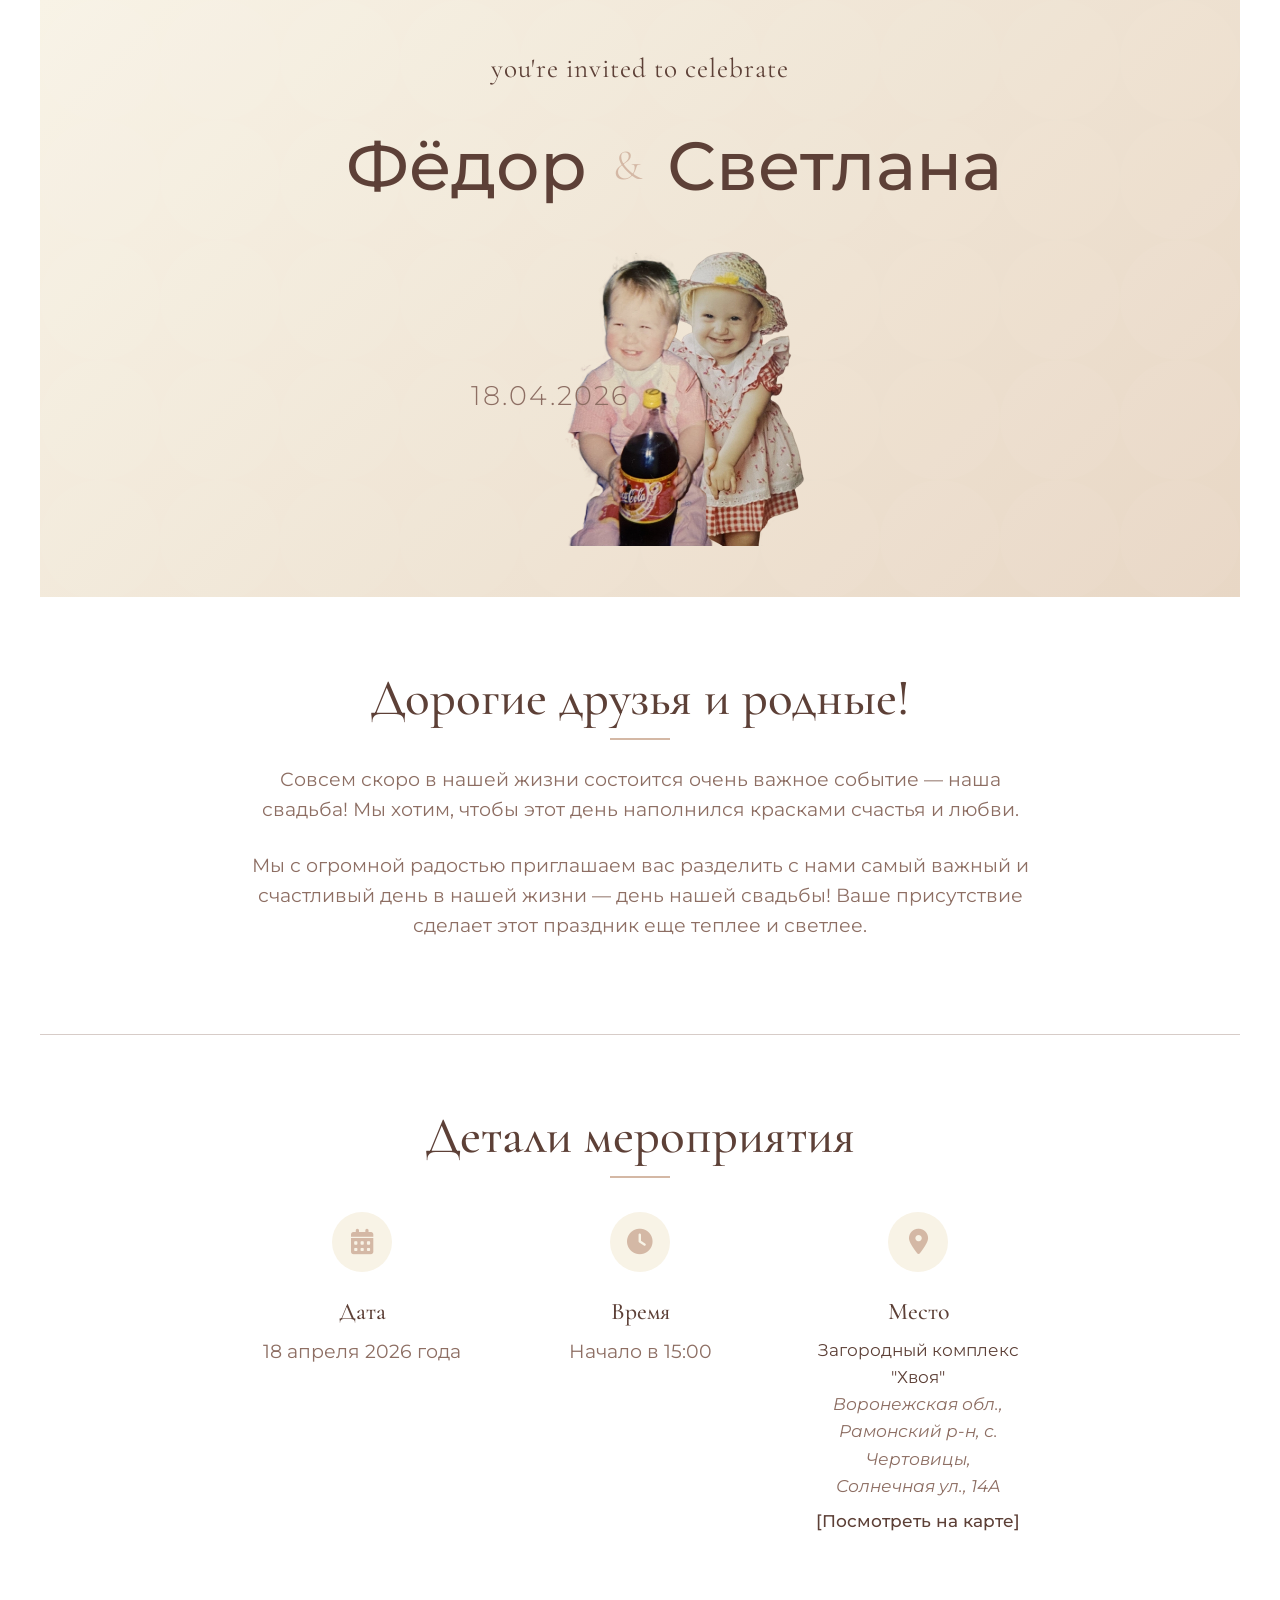
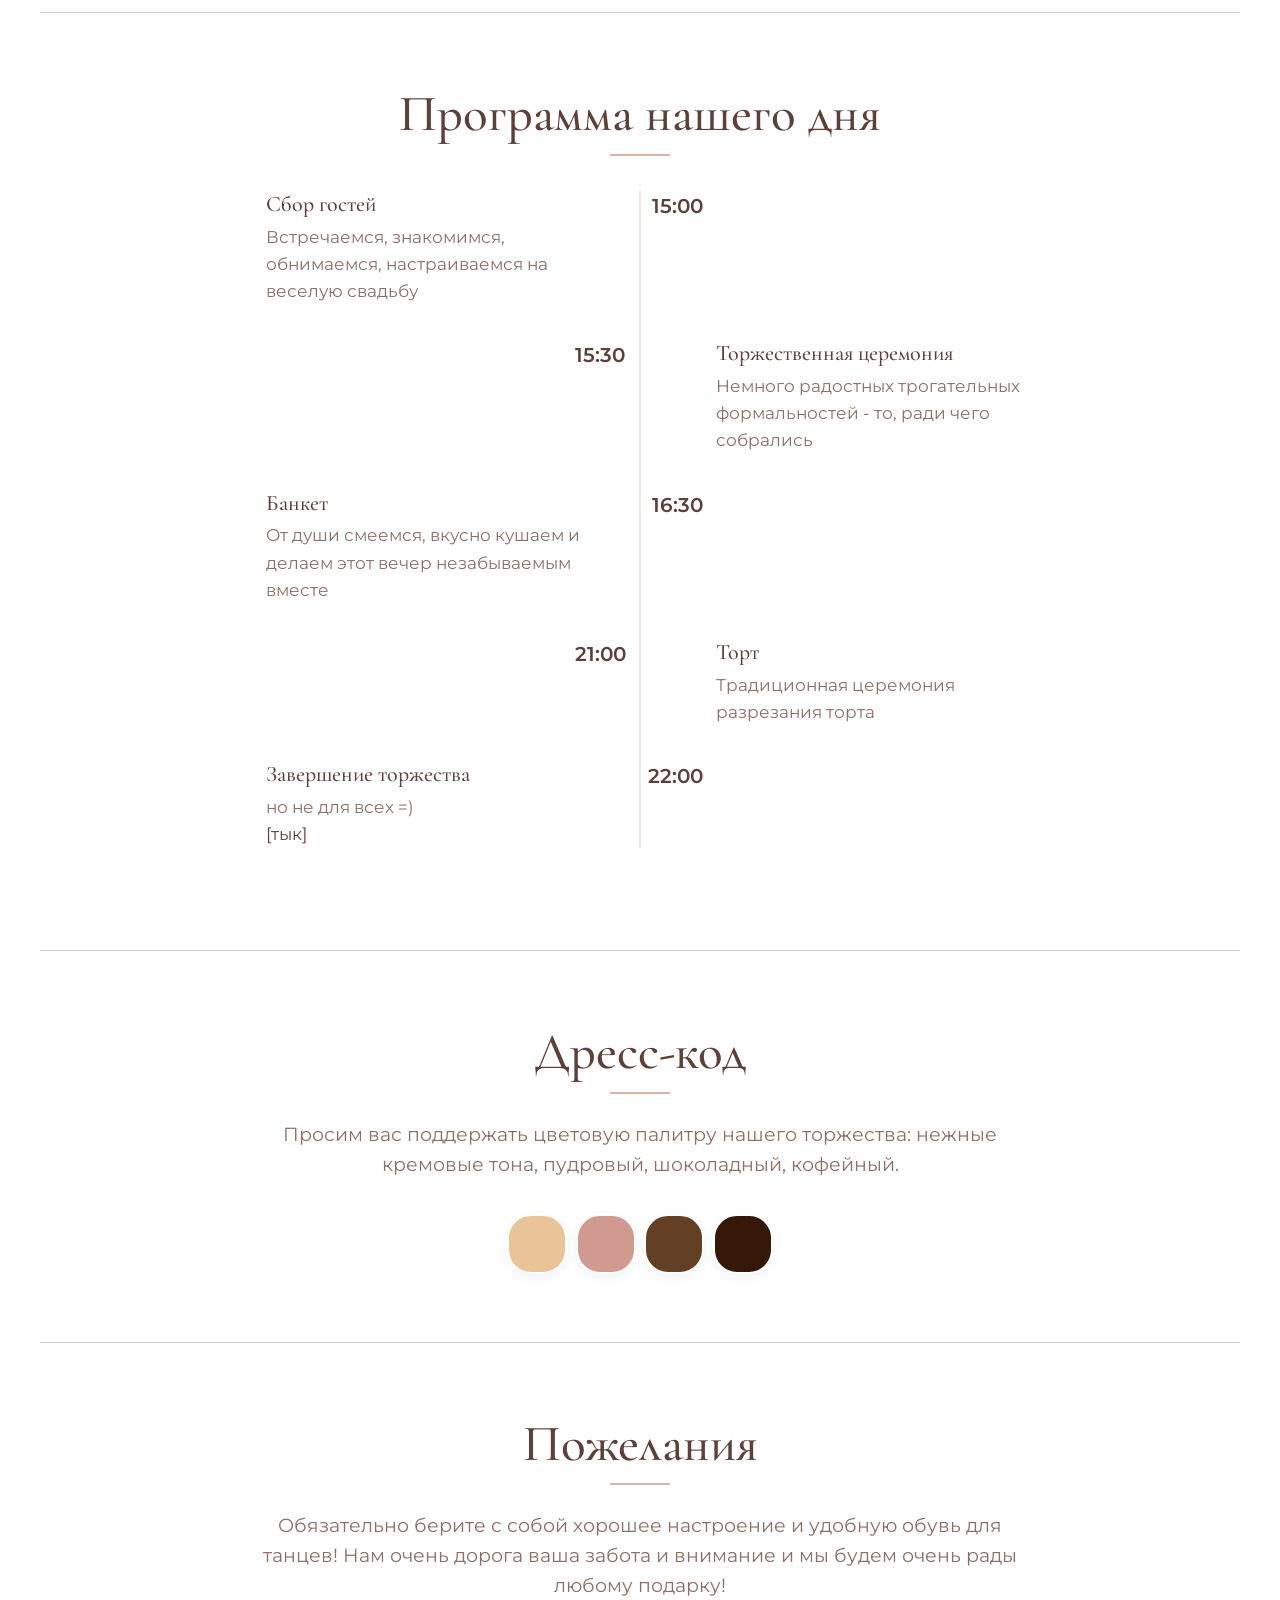
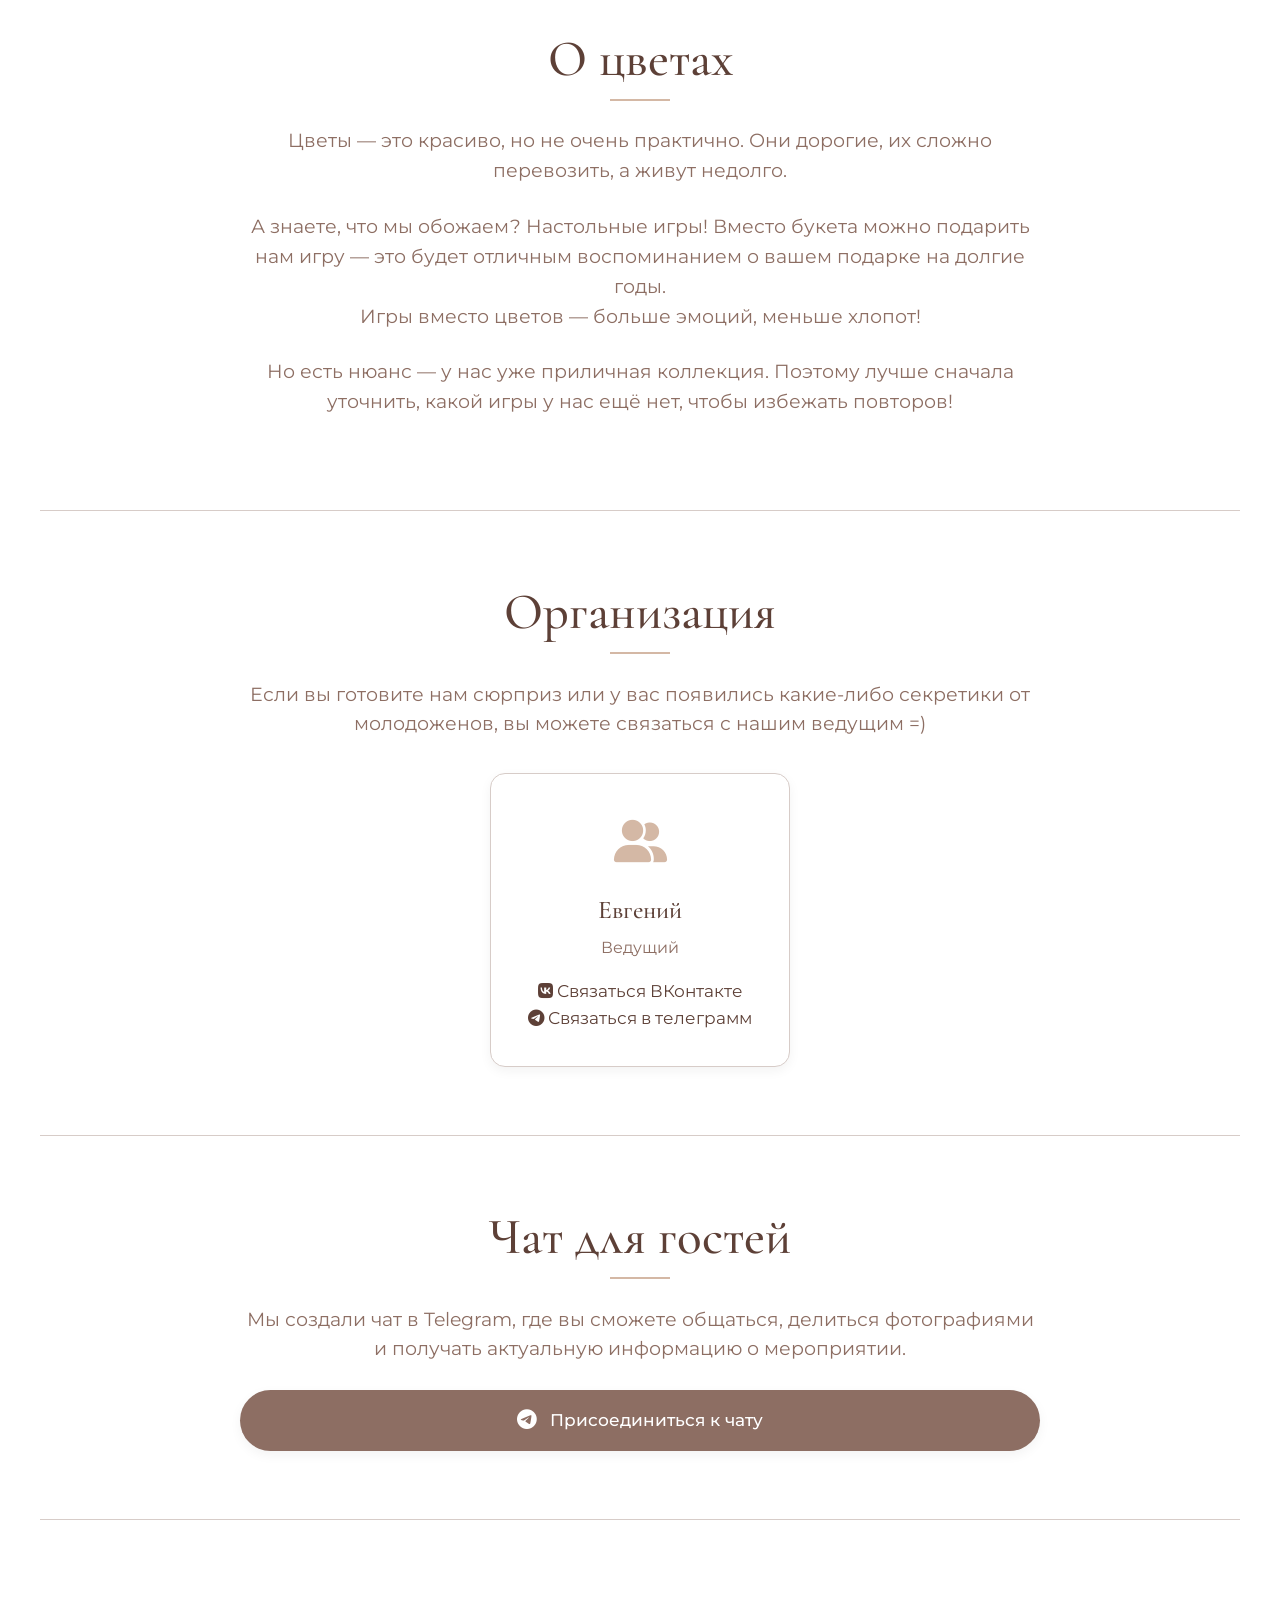
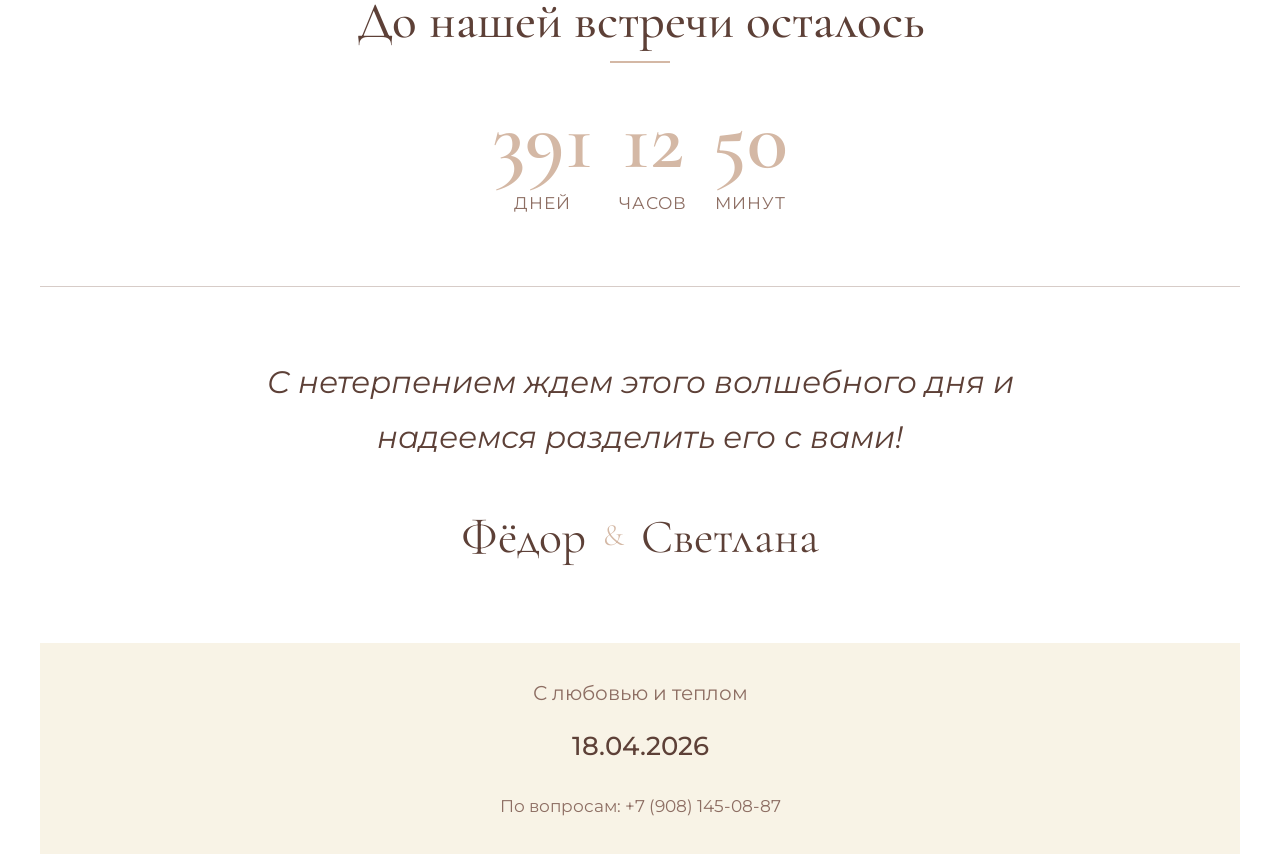
<file: index.html>
<!DOCTYPE html>
<html lang="ru">
<head>
    <meta charset="UTF-8">
    <meta name="viewport" content="width=device-width, initial-scale=1.0">
    <title>Фёдор & Светлана | Приглашение на свадьбу</title>
    <!-- <link rel="preconnect" href="https://fonts.googleapis.com">
    <link rel="preconnect" href="https://fonts.gstatic.com" crossorigin> -->
    <link href="https://fonts.googleapis.com/css2?family=Cormorant+Garamond:wght@300;400;500;600&family=Montserrat:wght@300;400;500&display=swap" rel="stylesheet">
    <link rel="stylesheet" href="style.css">
    <link rel="stylesheet" href="https://cdnjs.cloudflare.com/ajax/libs/font-awesome/6.4.0/css/all.min.css">
</head>
<body>
    <div class="container">
        <!-- Шапка с заголовком -->
        <header class="header">
            <div class="header__content">
                <h1 class="header__title reveal">you're invited to celebrate</h1>
                <div class="header__names" reveal>
                    <span class="header__name left">Фёдор</span>
                    <span class="header__ampersand">&</span>
                    <span class="header__name">Светлана</span>
                </div>
                <div class="header__photo">
                    <img src="img/fedor28.png" class="groom" alt="маленький Федя">
                    <div class="header__date reveal">18.04.2026</div>
                    <img src="img/svetlana6.png" class="bride" alt="маленькая Света">
                </div>
            </div>
        </header>

        <!-- Основное содержимое -->
        <main class="main">
            <!-- Приветствие -->
            <section class="section section--intro">
                <div class="section__content">
                    <h2 class="section__title reveal">Дорогие друзья и родные!</h2>
                    <p class="section__text reveal">
                        Совсем скоро в нашей жизни состоится очень важное событие — наша свадьба! 
                        Мы хотим, чтобы этот день наполнился красками счастья и любви.
                    </p>
                    <p class="section__text reveal">
                        Мы с огромной радостью приглашаем вас разделить с нами самый важный и счастливый день в нашей жизни — день нашей свадьбы! Ваше присутствие сделает этот праздник еще теплее и светлее.
                    </p>
                </div>
            </section>

            <!-- Детали мероприятия -->
            <section class="section section--details">
                <div class="section__content">
                    <h2 class="section__title reveal">Детали мероприятия</h2>
                    <div class="details reveal">
                        <div class="details__item">
                            <div class="details__icon">
                                <i class="fas fa-calendar-alt"></i>
                            </div>
                            <div class="details__content">
                                <h3 class="details__title">Дата</h3>
                                <p class="details__text">18 апреля 2026 года</p>
                            </div>
                        </div>
                        <div class="details__item">
                            <div class="details__icon">
                                <i class="fas fa-clock"></i>
                            </div>
                            <div class="details__content">
                                <h3 class="details__title">Время</h3>
                                <p class="details__text">Начало в 15:00</p>
                            </div>
                        </div>
                        <div class="details__item">
                            <div class="details__icon">
                                <i class="fas fa-map-marker-alt"></i>
                            </div>
                            <div class="details__content">
                                <h3 class="details__title">Место</h3>
                                <p>Загородный комплекс "Хвоя"</p>
                                <p class="details__address">
                                    Воронежская обл., Рамонский р-н, с. Чертовицы,<br>
                                    Солнечная ул., 14А
                                </p>
                                <a href="https://yandex.ru/maps/org/gostevoy_dom_khvoyaz/200587327520/?l1=39.254016%2C51.825809&z=17" class="map__button" target="_blank" rel="noopener noreferrer">
                                <span class="button__text">[Посмотреть на карте]</span></a>
                            </div>
                        </div>
                    </div>
                </div>
            </section>

            <!-- Программа дня -->
            <section class="section section--timing">
                <div class="section__content">
                    <h2 class="section__title reveal">Программа нашего дня</h2>
                    <div class="timeline reveal">
                        <div class="timeline__item">
                            <div class="timeline__time">15:00</div>
                            <div class="timeline__content">
                                <h3 class="timeline__title">Сбор гостей</h3>
                                <p class="timeline__text">Встречаемся, знакомимся, обнимаемся, настраиваемся на веселую свадьбу</p>
                            </div>
                        </div>
                        <div class="timeline__item">
                            <div class="timeline__time">15:30</div>
                            <div class="timeline__content">
                                <h3 class="timeline__title">Торжественная церемония</h3>
                                <p class="timeline__text">Немного радостных трогательных формальностей - то, ради чего собрались</p>
                            </div>
                        </div>
                        <div class="timeline__item">
                            <div class="timeline__time">16:30</div>
                            <div class="timeline__content">
                                <h3 class="timeline__title">Банкет</h3>
                                <p class="timeline__text">От души смеемся, вкусно кушаем и делаем этот вечер незабываемым вместе</p>
                            </div>
                        </div>
                        <div class="timeline__item">
                            <div class="timeline__time">21:00</div>
                            <div class="timeline__content">
                                <h3 class="timeline__title">Торт</h3>
                                <p class="timeline__text">Традиционная церемония разрезания торта</p>
                            </div>
                        </div>
                        <div class="timeline__item">
                            <div class="timeline__time">22:00</div>
                            <div class="timeline__content">
                                <h3 class="timeline__title">Завершение торжества</h3>
                                <p class="timeline__text">но не для всех =)<br><a href="afterparty.html" class="form-link">[тык]</a></p>
                            </div>
                        </div>
                    </div>
                </div>
            </section>

            <!-- Дресс-код -->
            <section class="section section--dresscode">
                <div class="section__content">
                    <h2 class="section__title reveal">Дресс-код</h2>
                    <p class="section__text reveal">
                        Просим вас поддержать цветовую палитру нашего торжества: 
                        нежные кремовые тона, пудровый, шоколадный, кофейный.
                    </p>
                    <div class="dresscode-colors reveal">
                        <div class="color-palette__item" style="background-color: #e9c499;"></div>
                        <div class="color-palette__item" style="background-color: #d19a90;"></div>
                        <div class="color-palette__item" style="background-color: #634024;"></div>
                        <div class="color-palette__item" style="background-color: #36180a;"></div>
                    </div>
                </div>
            </section>

            <!-- Пожелания по подаркам -->
            <section class="section section--gifts">
                <div class="section__content">
                    <h2 class="section__title reveal">Пожелания</h2>
                    <p class="section__text reveal">
                        Обязательно берите с собой хорошее настроение и удобную обувь для танцев!
                        Нам очень дорога ваша забота и внимание и мы будем очень рады любому подарку!
                    </p>
                    <h3 class="section__title reveal">О цветах</h3>
                    <p class="section__text reveal">
                        Цветы — это красиво, но не очень практично. 
                        Они дорогие, их сложно перевозить, а живут недолго.
                    </p> 
                    <p class="section__text reveal">
                        А знаете, что мы обожаем? Настольные игры! Вместо букета 
                        можно подарить нам игру — это будет отличным воспоминанием 
                        о вашем подарке на долгие годы.<br>
                        Игры вместо цветов — больше эмоций, меньше хлопот!
                    </p>
                    <p class="section__text reveal">
                        Но есть нюанс — у нас уже приличная коллекция. 
                        Поэтому лучше сначала уточнить, какой игры у нас ещё нет, 
                        чтобы избежать повторов!
                    </p>
                </div>
            </section>

            <!-- Организация -->
             <section class="section section--organization">
                <div class="section__content">
                    <h2 class="section__title reveal">Организация</h2>
                    <p class="section__text reveal">Если вы готовите нам сюрприз или у вас появились какие-либо секретики от молодоженов, вы можете связаться с нашим ведущим =)</p>
                    <div class="contact-info reveal">
                     <div class="contact-person">
                            <div class="contact-person__icon">
                                <i class="fas fa-user-friends"></i>
                            </div>
                            <h3 class="contact-person__name">Евгений</h3>
                            <p class="contact-person__role">Ведущий</p>
                            <a href="https://vk.com/lookovzhe">
                                <i class="fab fa-vk"></i>
                                Связаться ВКонтакте
                            </a><br>
                            <a href="https://t.me/Evgeny_Luykov">
                                <i class="fab fa-telegram"></i>
                                Связаться в телеграмм
                            </a>
                        </div>
                    </div>    
             </section>

            <!-- Чат -->
            <section class="section section--chat">
                <div class="section__content">
                    <h2 class="section__title reveal">Чат для гостей</h2>
                    <p class="section__text reveal">
                        Мы создали чат в Telegram, где вы сможете общаться, 
                        делиться фотографиями и получать актуальную информацию о мероприятии.
                    </p>
                    <a href="https://t.me/+objTtk0LwcI2NjRi" class="chat-link reveal" target="_blank">
                        <i class="chat-link__icon fab fa-telegram"></i>
                        <span class="chat-link__text reveal">Присоединиться к чату</span>
                    </a>
                </div>
            </section>

            <!-- Обратный отсчет -->
            <section class="section section--countdown">
                <div class="section__content">
                    <h2 class="section__title reveal">До нашей встречи осталось</h2>
                    <div class="countdown reveal">
                        <div class="countdown__item">
                            <div class="countdown__number" id="days">391</div>
                            <div class="countdown__label">дней</div>
                        </div>
                        <div class="countdown__item">
                            <div class="countdown__number" id="hours">12</div>
                            <div class="countdown__label">часов</div>
                        </div>
                        <div class="countdown__item">
                            <div class="countdown__number" id="minutes">50</div>
                            <div class="countdown__label">минут</div>
                        </div>
                    </div>
                </div>
            </section>

            <!-- Прощальное сообщение -->
            <section class="section section--farewell">
                <div class="section__content reveal">
                    <p class="farewell-text">
                        С нетерпением ждем этого волшебного дня и надеемся разделить его с вами!
                    </p>
                    <div class="signature">
                        <span class="signature__name">Фёдор</span>
                        <span class="signature__ampersand">&</span>
                        <span class="signature__name">Светлана</span>
                    </div>
                </div>
            </section>
        </main>

        <!-- Подвал -->
        <footer class="footer">
            <div class="footer__content">
                <p class="footer__text reveal">С любовью и теплом</p>
                <p class="footer__date">18.04.2026</p>
                <div class="footer__contacts">
                    <p class="footer__contact">По вопросам: +7 (908) 145-08-87</p>
                </div>
            </div>
        </footer>
    </div>
    <script src="script.js"></script>
</body>
</html>
</file>
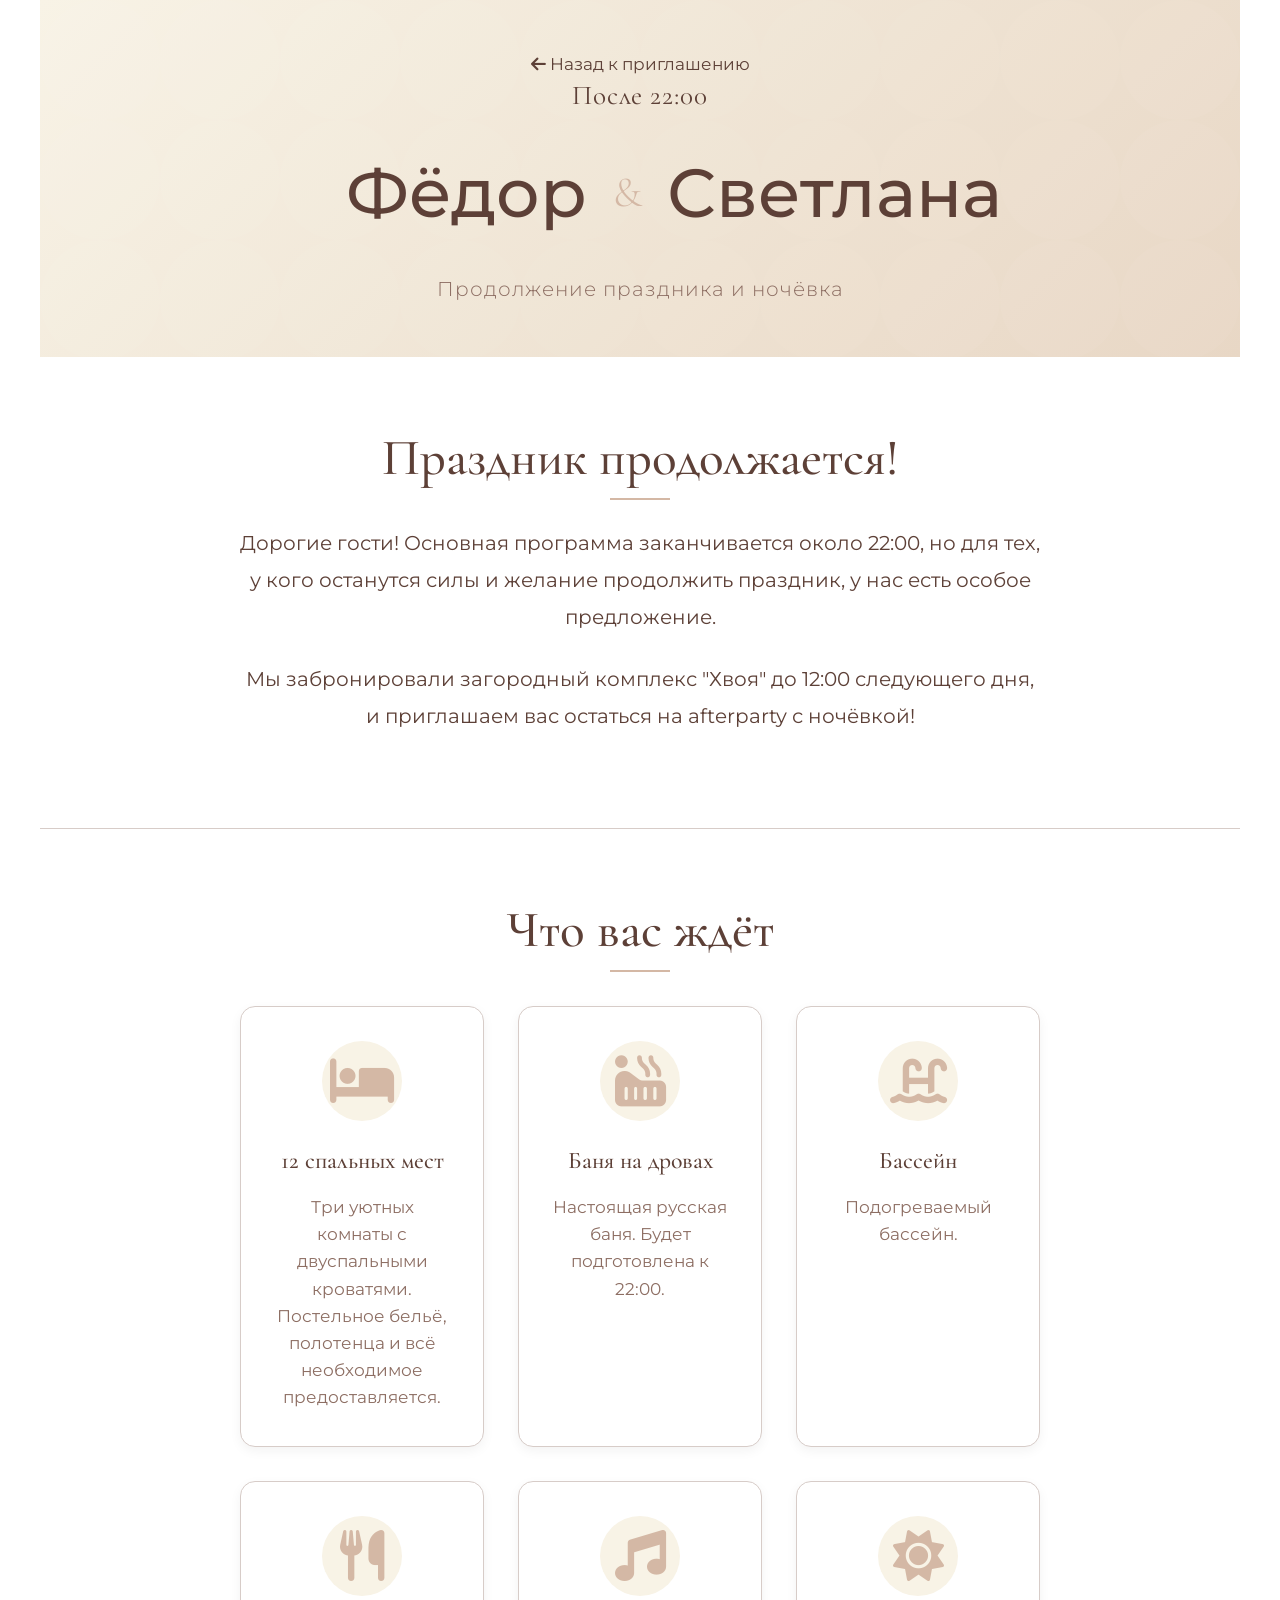
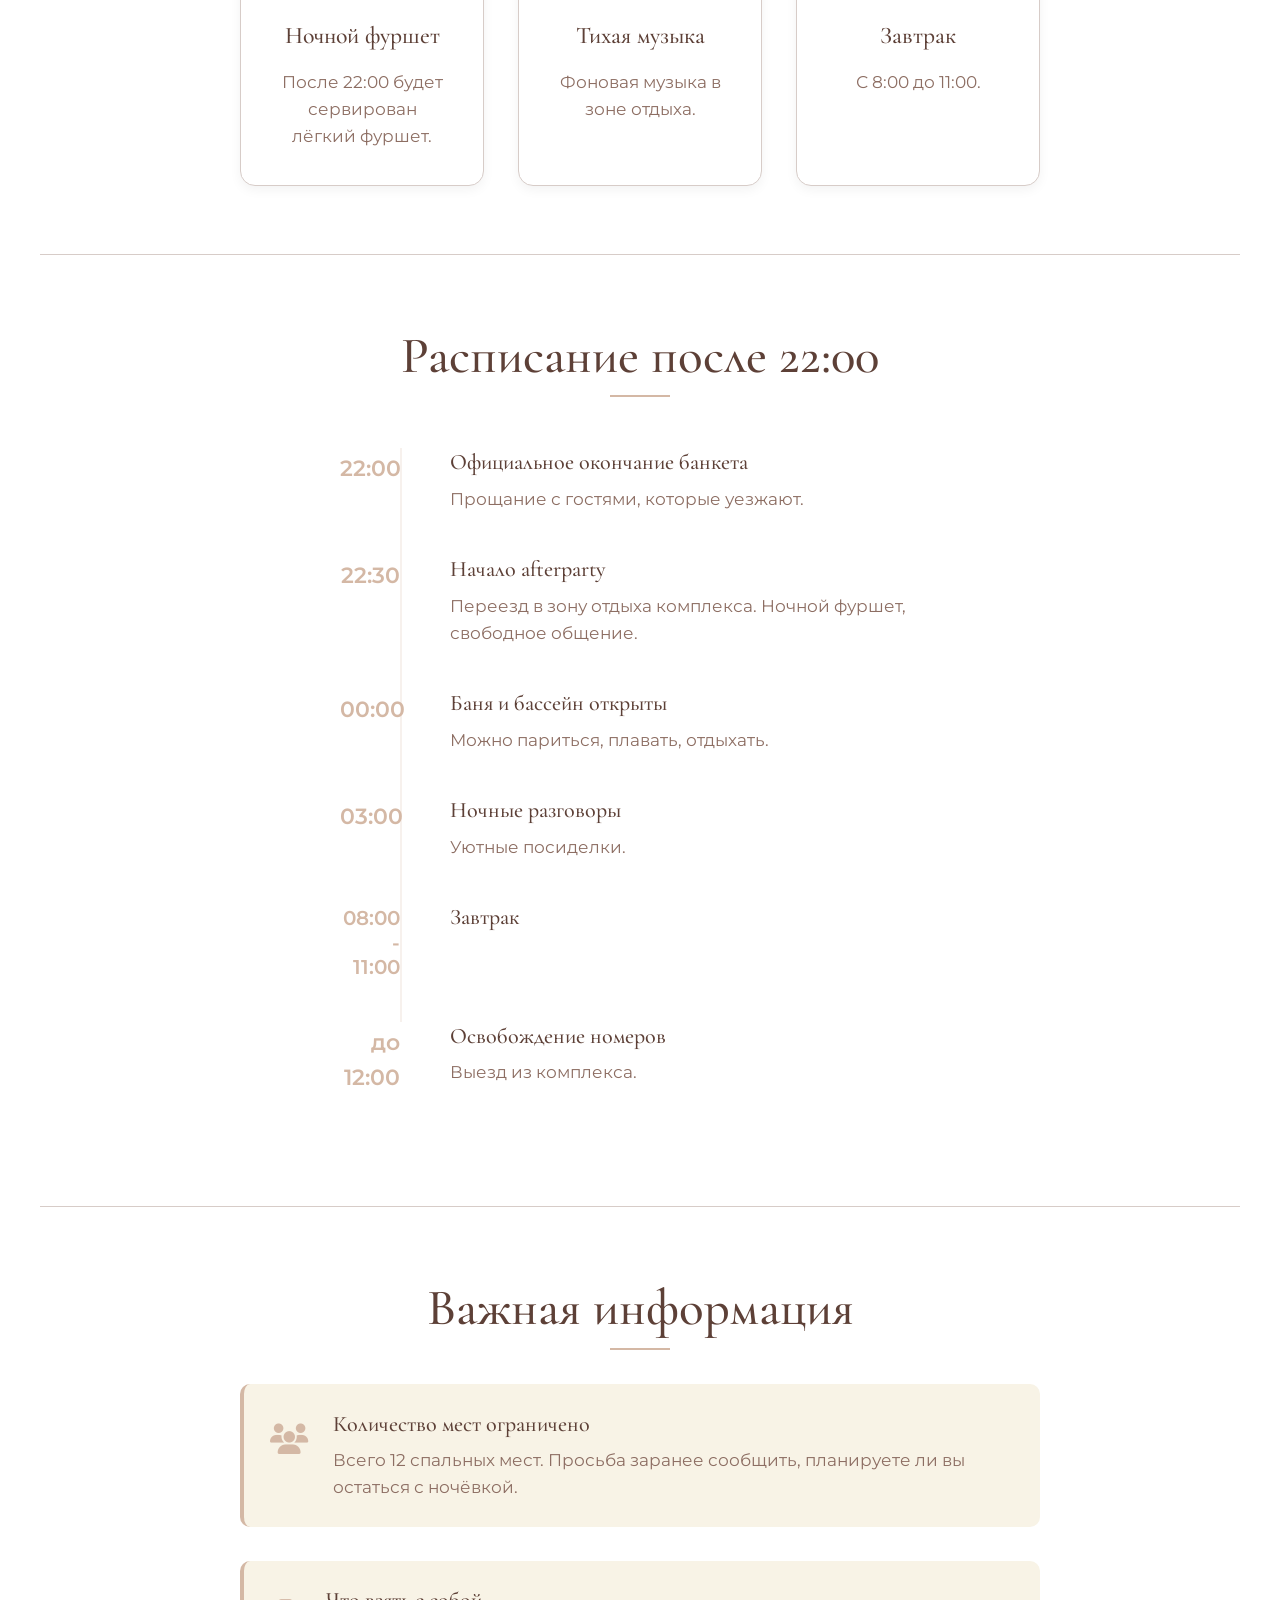
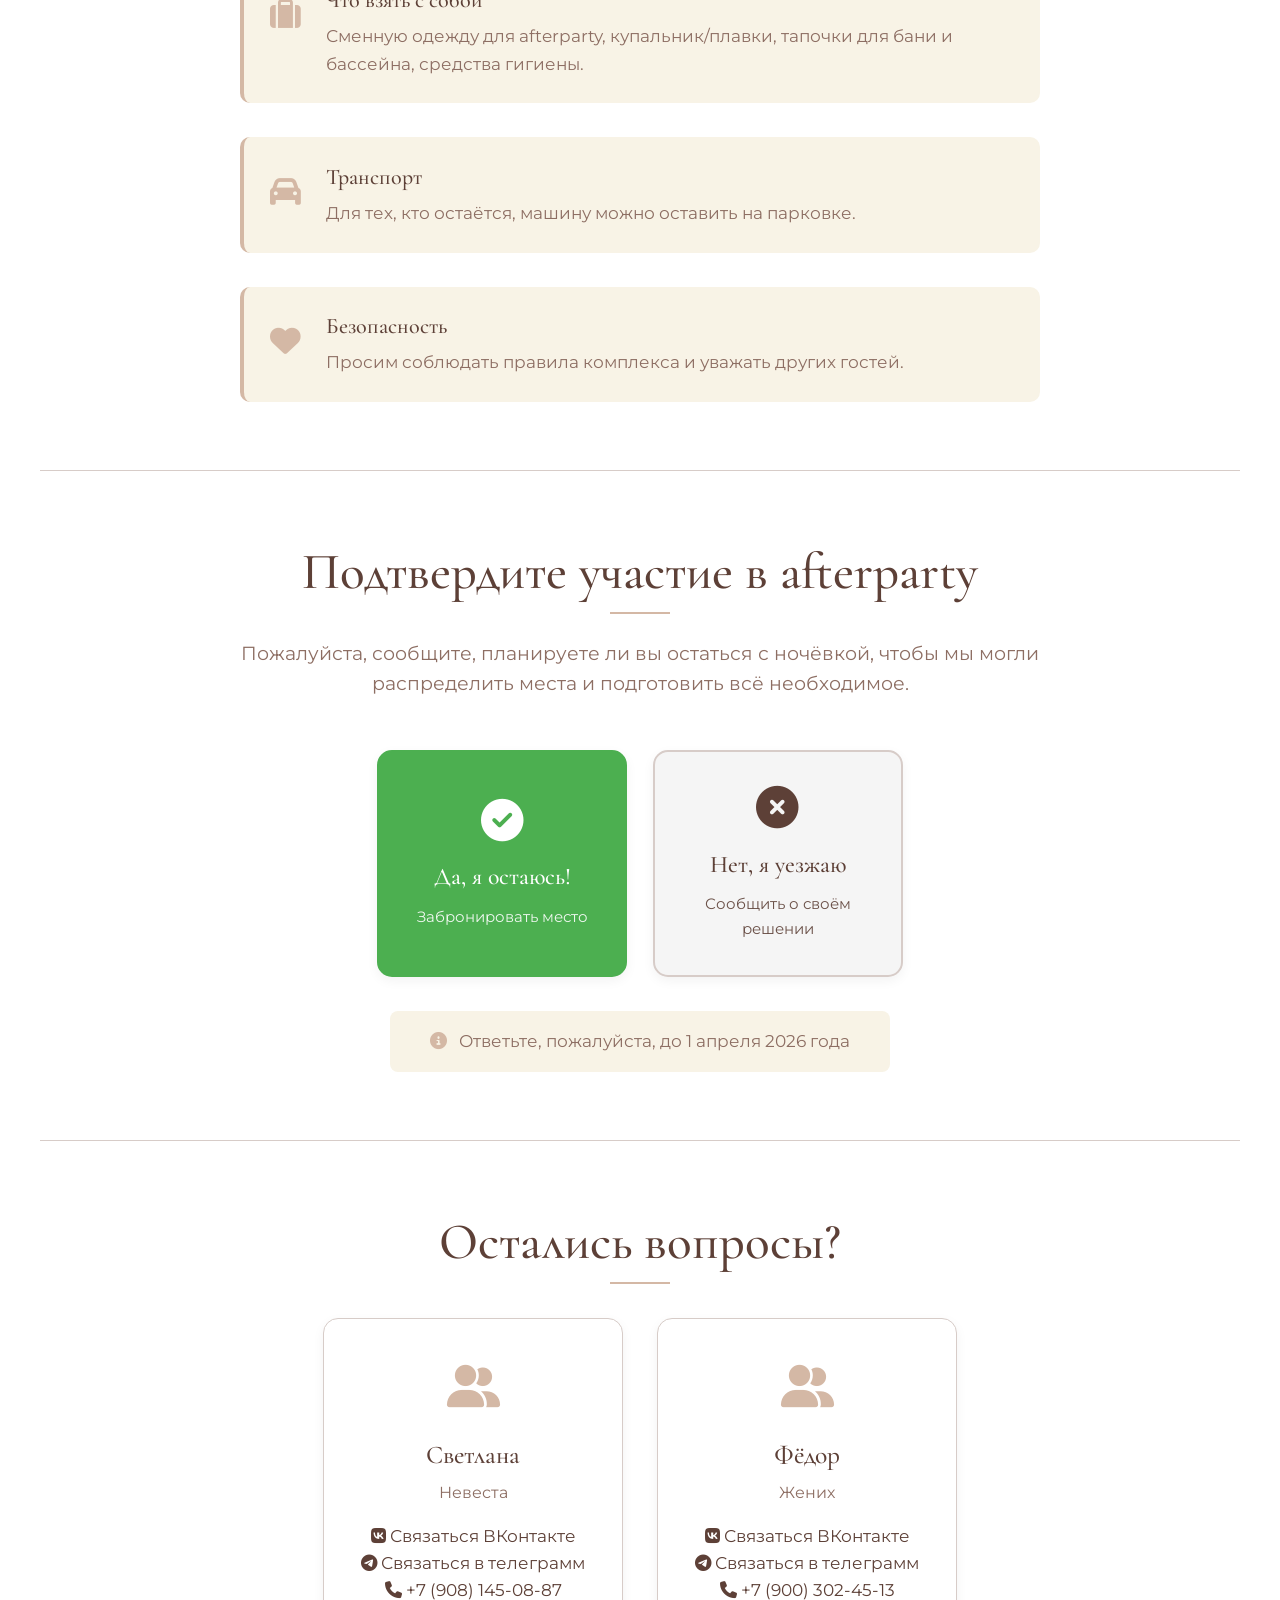
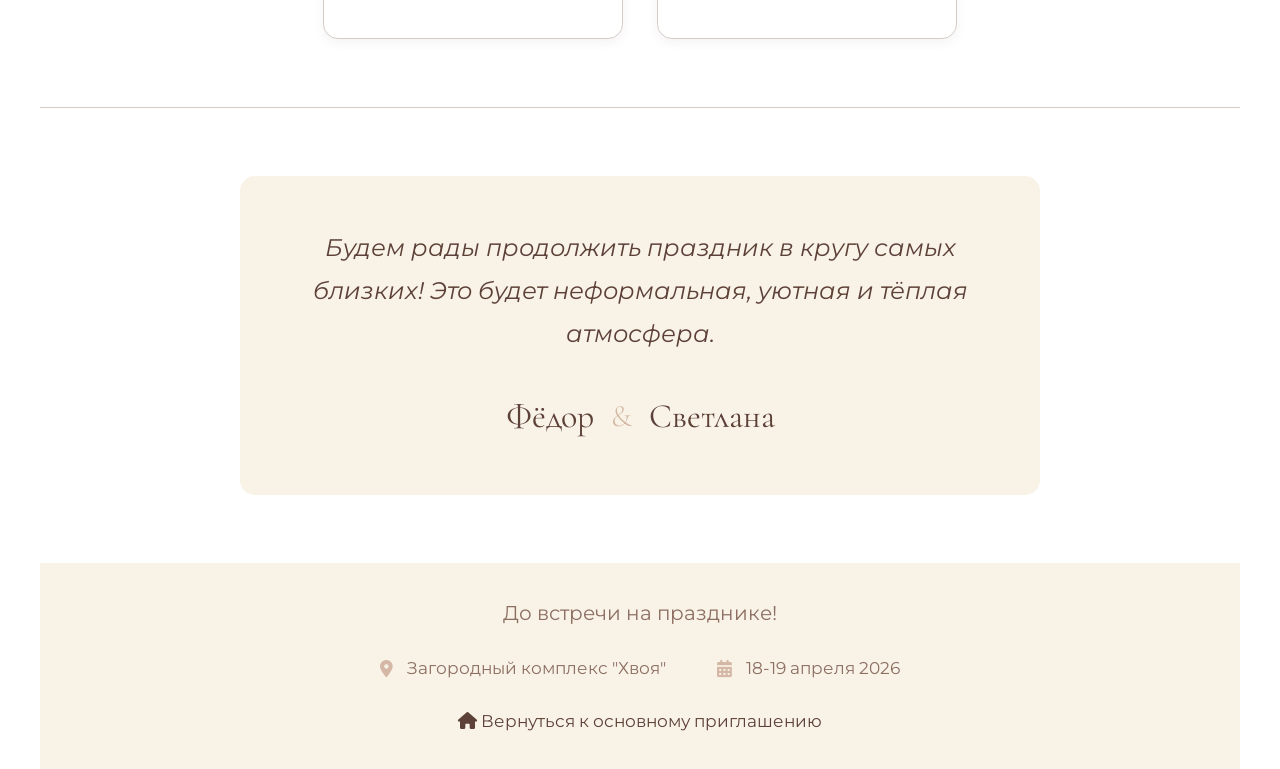
<file: afterparty.html>
<!DOCTYPE html>
<html lang="ru">
<head>
    <meta charset="UTF-8">
    <meta name="viewport" content="width=device-width, initial-scale=1.0">
    <title>Afterparty | Фёдор & Светлана</title>
    <link rel="preconnect" href="https://fonts.googleapis.com">
    <link rel="preconnect" href="https://fonts.gstatic.com" crossorigin>
    <link href="https://fonts.googleapis.com/css2?family=Cormorant+Garamond:wght@300;400;500;600&family=Montserrat:wght@300;400;500&display=swap" rel="stylesheet">
    <link rel="stylesheet" href="style.css">
    <link rel="stylesheet" href="https://cdnjs.cloudflare.com/ajax/libs/font-awesome/6.4.0/css/all.min.css">
</head>
<body>
    <div class="container">
        <!-- Шапка -->
        <header class="header">
            <div class="header__content">
                <a href="index.html" class="header__back-link">
                    <i class="fas fa-arrow-left"></i>
                    <span>Назад к приглашению</span>
                </a>
                <h1 class="header__title reveal">После 22:00</h1>
                <div class="header__names reveal">
                    <span class="header__name left">Фёдор</span>
                    <span class="header__ampersand">&</span>
                    <span class="header__name">Светлана</span>
                </div>
                <div class="header__subtitle reveal">Продолжение праздника и ночёвка</div>
            </div>
        </header>

        <main class="main">
            <!-- Основная информация -->
            <section class="section section--intro">
                <div class="section__content">
                    <h2 class="section__title reveal">Праздник продолжается!</h2>
                    <div class="intro-text reveal">
                        <p class="intro-text__paragraph">
                            Дорогие гости! Основная программа заканчивается около 22:00, 
                            но для тех, у кого останутся силы и желание продолжить праздник, 
                            у нас есть особое предложение.
                        </p>
                        <p class="intro-text__paragraph">
                            Мы забронировали загородный комплекс "Хвоя" до 12:00 следующего дня, 
                            и приглашаем вас остаться на afterparty с ночёвкой!
                        </p>
                    </div>
                </div>
            </section>

            <!-- Что ждёт гостей -->
            <section class="section section--features">
                <div class="section__content">
                    <h2 class="section__title reveal">Что вас ждёт</h2>
                    
                    <div class="features-grid">
                        <!-- Фича 1 -->
                        <div class="feature-card reveal">
                            <div class="feature-card__icon">
                                <i class="fas fa-bed"></i>
                            </div>
                            <h3 class="feature-card__title">12 спальных мест</h3>
                            <p class="feature-card__text">
                                Три уютных комнаты с двуспальными кроватями. 
                                Постельное бельё, полотенца и всё необходимое предоставляется.
                            </p>
                        </div>

                        <!-- Фича 2 -->
                        <div class="feature-card reveal">
                            <div class="feature-card__icon">
                                <i class="fas fa-hot-tub"></i>
                            </div>
                            <h3 class="feature-card__title">Баня на дровах</h3>
                            <p class="feature-card__text">
                                Настоящая русская баня. 
                                Будет подготовлена к 22:00.
                            </p>
                        </div>

                        <!-- Фича 3 -->
                        <div class="feature-card reveal">
                            <div class="feature-card__icon">
                                <i class="fas fa-swimming-pool"></i>
                            </div>
                            <h3 class="feature-card__title">Бассейн</h3>
                            <p class="feature-card__text">
                                Подогреваемый бассейн.
                            </p>
                        </div>

                        <!-- Фича 4 -->
                        <div class="feature-card reveal">
                            <div class="feature-card__icon">
                                <i class="fas fa-utensils"></i>
                            </div>
                            <h3 class="feature-card__title">Ночной фуршет</h3>
                            <p class="feature-card__text">
                                После 22:00 будет сервирован лёгкий фуршет.
                            </p>
                        </div>

                        <!-- Фича 5 -->
                        <div class="feature-card reveal">
                            <div class="feature-card__icon">
                                <i class="fas fa-music"></i>
                            </div>
                            <h3 class="feature-card__title">Тихая музыка</h3>
                            <p class="feature-card__text">
                                Фоновая музыка в зоне отдыха.
                            </p>
                        </div>

                        <!-- Фича 6 -->
                        <div class="feature-card reveal">
                            <div class="feature-card__icon">
                                <i class="fas fa-sun"></i>
                            </div>
                            <h3 class="feature-card__title">Завтрак</h3>
                            <p class="feature-card__text">
                                С 8:00 до 11:00.
                            </p>
                        </div>
                    </div>
                </div>
            </section>

            <!-- Расписание afterparty -->
            <section class="section section--schedule">
                <div class="section__content">
                    <h2 class="section__title reveal">Расписание после 22:00</h2>
                    
                    <div class="timeline-simple reveal">
                        <div class="timeline-simple__item">
                            <div class="timeline-simple__time">22:00</div>
                            <div class="timeline-simple__content">
                                <h3 class="timeline-simple__title">Официальное окончание банкета</h3>
                                <p class="timeline-simple__text">
                                    Прощание с гостями, которые уезжают.
                                </p>
                            </div>
                        </div>

                        <div class="timeline-simple__item">
                            <div class="timeline-simple__time">22:30</div>
                            <div class="timeline-simple__content">
                                <h3 class="timeline-simple__title">Начало afterparty</h3>
                                <p class="timeline-simple__text">
                                    Переезд в зону отдыха комплекса. 
                                    Ночной фуршет, свободное общение.
                                </p>
                            </div>
                        </div>

                        <div class="timeline-simple__item">
                            <div class="timeline-simple__time">00:00</div>
                            <div class="timeline-simple__content">
                                <h3 class="timeline-simple__title">Баня и бассейн открыты</h3>
                                <p class="timeline-simple__text">
                                    Можно париться, плавать, отдыхать.
                                </p>
                            </div>
                        </div>

                        <div class="timeline-simple__item">
                            <div class="timeline-simple__time">03:00</div>
                            <div class="timeline-simple__content">
                                <h3 class="timeline-simple__title">Ночные разговоры</h3>
                                <p class="timeline-simple__text">
                                    Уютные посиделки.
                                </p>
                            </div>
                        </div>
                        <div class="timeline-simple__item">
                            <div class="timeline-simple__time timeline-simple__time--interval">08:00 - 11:00</div>
                            <div class="timeline-simple__content">
                                <h3 class="timeline-simple__title">Завтрак</h3>
                            </div>
                        </div>

                        <div class="timeline-simple__item">
                            <div class="timeline-simple__time">до 12:00</div>
                            <div class="timeline-simple__content">
                                <h3 class="timeline-simple__title">Освобождение номеров</h3>
                                <p class="timeline-simple__text">
                                    Выезд из комплекса.
                                </p>
                            </div>
                        </div>
                 </div>
            </div>
        </section>

            <!-- Важная информация -->
            <section class="section section--rules">
                <div class="section__content">
                    <h2 class="section__title reveal">Важная информация</h2>
                    
                    <div class="rules-list reveal">
                        <div class="rule-item">
                            <div class="rule-item__icon">
                                <i class="fas fa-users"></i>
                            </div>
                            <div class="rule-item__content">
                                <h3 class="rule-item__title">Количество мест ограничено</h3>
                                <p class="rule-item__text">
                                    Всего 12 спальных мест. Просьба заранее сообщить, 
                                    планируете ли вы остаться с ночёвкой.
                                </p>
                            </div>
                        </div>

                        <div class="rule-item">
                            <div class="rule-item__icon">
                                <i class="fas fa-suitcase"></i>
                            </div>
                            <div class="rule-item__content">
                                <h3 class="rule-item__title">Что взять с собой</h3>
                                <p class="rule-item__text">
                                    Сменную одежду для afterparty, купальник/плавки, 
                                    тапочки для бани и бассейна, средства гигиены.
                                </p>
                            </div>
                        </div>

                        <div class="rule-item">
                            <div class="rule-item__icon">
                                <i class="fas fa-car"></i>
                            </div>
                            <div class="rule-item__content">
                                <h3 class="rule-item__title">Транспорт</h3>
                                <p class="rule-item__text">
                                    Для тех, кто остаётся, машину можно оставить на парковке.
                                </p>
                            </div>
                        </div>

                        <div class="rule-item">
                            <div class="rule-item__icon">
                                <i class="fas fa-heart"></i>
                            </div>
                            <div class="rule-item__content">
                                <h3 class="rule-item__title">Безопасность</h3>
                                <p class="rule-item__text">
                                    Просим соблюдать правила комплекса и уважать других гостей.
                                </p>
                            </div>
                        </div>
                    </div>
                </div>
            </section>

            <!-- Форма подтверждения участия -->
            <section class="section section--confirmation">
                <div class="section__content">
                    <h2 class="section__title reveal">Подтвердите участие в afterparty</h2>
                    <p class="section__text reveal">
                        Пожалуйста, сообщите, планируете ли вы остаться с ночёвкой, 
                        чтобы мы могли распределить места и подготовить всё необходимое.
                    </p>
                    
                    <div class="confirmation-options reveal">
                        <a href="https://t.me/anzyatyan" class="confirmation-button confirmation-button--yes" target="_blank">
                            <i class="fas fa-check-circle"></i>
                            <span>Да, я остаюсь!</span>
                            <small>Забронировать место</small>
                        </a>
                        
                        <a href="https://t.me/anzyatyan" class="confirmation-button confirmation-button--no" target="_blank">
                            <i class="fas fa-times-circle"></i>
                            <span>Нет, я уезжаю</span>
                            <small>Сообщить о своём решении</small>
                        </a>
                    </div>
                    
                    <p class="confirmation-note reveal">
                        <i class="fas fa-info-circle"></i>
                        Ответьте, пожалуйста, до 1 апреля 2026 года
                    </p>
                </div>
            </section>

            <!-- Контакты для вопросов -->
            <section class="section section--contacts">
                <div class="section__content">
                    <h2 class="section__title reveal">Остались вопросы?</h2>
                    <div class="contact-info reveal">
                        <div class="contact-person">
                            <div class="contact-person__icon">
                                <i class="fas fa-user-friends"></i>
                            </div>
                            <h3 class="contact-person__name">Светлана</h3>
                            <p class="contact-person__role">Невеста</p>
                            <a href="https://vk.com/anzyatyan">
                                <i class="fab fa-vk"></i>
                                Связаться ВКонтакте
                            </a><br>
                            <a href="https://t.me/anzyatyan">
                                <i class="fab fa-telegram"></i>
                                Связаться в телеграмм
                            </a><br>
                            <a href="tel:+79081450887">
                                <i class="fas fa-phone"></i>
                                +7 (908) 145-08-87
                            </a>
                        </div>
                        
                        <div class="contact-person">
                            <div class="contact-person__icon">
                                <i class="fas fa-user-friends"></i>
                            </div>
                            <h3 class="contact-person__name">Фёдор</h3>
                            <p class="contact-person__role">Жених</p>
                            <a href="https://vk.com/fedor_yyy">
                                <i class="fab fa-vk"></i>
                                Связаться ВКонтакте
                            </a><br>
                            <a href="https://t.me/fedor28">
                                <i class="fab fa-telegram"></i>
                                Связаться в телеграмм
                            </a><br>
                            <a href="tel:+79003024513">
                                <i class="fas fa-phone"></i>
                                +7 (900) 302-45-13
                            </a>
                        </div>
                    </div>
                </div>
            </section>

            <!-- Прощальное сообщение -->
            <section class="section section--farewell">
                <div class="section__content">
                    <div class="farewell-message reveal">
                        <p class="farewell-message__text reveal">
                            Будем рады продолжить праздник в кругу самых близких! 
                            Это будет неформальная, уютная и тёплая атмосфера.
                        </p>
                        <div class="farewell-signature">
                            <span class="farewell-signature__name">Фёдор</span>
                            <span class="farewell-signature__ampersand">&</span>
                            <span class="farewell-signature__name">Светлана</span>
                        </div>
                    </div>
                </div>
            </section>
        </main>

        <!-- Подвал -->
        <footer class="footer">
            <div class="footer__content">
                <p class="footer__text reveal">До встречи на празднике!</p>
                <div class="footer__info">
                    <p class="footer__info-item">
                        <i class="fas fa-map-marker-alt"></i>
                        Загородный комплекс "Хвоя"
                    </p>
                    <p class="footer__info-item">
                        <i class="fas fa-calendar-alt"></i>
                        18-19 апреля 2026
                    </p>
                </div>
                <a href="index.html" class="footer__link">
                    <i class="fas fa-home"></i>
                    Вернуться к основному приглашению
                </a>
            </div>
        </footer>
    </div>
    <script src="script.js"></script>
</body>
</html>
</file>
<file: style.css>
/* Сброс и базовые стили */
* {
    margin: 0;
    padding: 0;
    box-sizing: border-box;
    a {
        text-decoration: none;
        color: var(--text-color);
    }
}

:root {
    --primary-color: #f8f3e6;
    --secondary-color: #e8d7c5;
    --accent-color: #d4b8a5;
    --text-color: #5d4037;
    --text-light: #8d6e63;
    --border-color: #d7ccc8;
    --shadow: 0 4px 12px rgba(0, 0, 0, 0.05);
}

html {
    font-size: 16px;
    scroll-behavior: smooth;
}

body {
    font-family: 'Montserrat', sans-serif;
    color: var(--text-color);
    background-color: #fff;
    line-height: 1.6;
    overflow-x: hidden;
}

.container {
    max-width: 100%;
    margin: 0 auto;
    overflow: hidden;
}

/* Типографика */
h1, h2, h3, h4 {
    font-family: 'Cormorant Garamond', serif;
    font-weight: 500;
    line-height: 1.3;
}

/* Шапка */
.header {
    background: linear-gradient(135deg, var(--primary-color) 0%, var(--secondary-color) 100%);
    padding: 2rem 1rem;
    text-align: center;
    position: relative;
    overflow: hidden;
}

.header::before {
    content: '';
    position: absolute;
    top: 0;
    left: 0;
    right: 0;
    bottom: 0;
    background-image: url('data:image/svg+xml;utf8,<svg xmlns="http://www.w3.org/2000/svg" width="100" height="100" viewBox="0 0 100 100"><path fill="%23ffffff" opacity="0.1" d="M50,0 C77.614,0 100,22.386 100,50 C100,77.614 77.614,100 50,100 C22.386,100 0,77.614 0,50 C0,22.386 22.386,0 50,0 Z M50,20 C63.254,20 74,30.746 74,44 C74,57.254 63.254,68 50,68 C36.746,68 26,57.254 26,44 C26,30.746 36.746,20 50,20 Z"></path></svg>');
    background-size: 120px;
    opacity: 0.3;
}

.header__content {
    position: relative;
    z-index: 1;
}

.header__title {
    font-size: 1.4rem;
    margin-bottom: 1.5rem;
    color: var(--text-color);
    font-weight: 400;
    letter-spacing: 1px;
}

.header__names {
    display: flex;
    justify-content: center;
    align-items: center;
    flex-wrap: wrap;
    margin-bottom: 1.5rem;
    gap: 1rem;
    text-align: center;
}

.header__name {
    font-size: 2.5rem;
    font-weight: 500;
    color: var(--text-color);
}

.left {
    padding-left: 4rem;
}

.header__photo {
    position: relative;
    display: flex;
    justify-content: center;
    align-items: center;
}

.groom {
    position: absolute;
    width: 185px;
    height: 300px;
    background-size: cover;
    background-position: center;
}

.bride {
    width: 180px;
    height: 300px;
    background-size: cover;
    background-position: center;
}

.header__ampersand {
    font-size: 2rem;
    font-family: 'Cormorant Garamond', serif;
    font-weight: 300;
    color: var(--accent-color);
    margin: 0 0.5rem;
}

.header__date {
    font-size: 1.4rem;
    color: var(--text-light);
    font-weight: 300;
    letter-spacing: 2px;
}

/* Секции */
.section {
    padding: 3rem 1rem;
    border-bottom: 1px solid var(--border-color);
}

.section:last-of-type {
    border-bottom: none;
}

.section__content {
    max-width: 800px;
    margin: 0 auto;
}

.section__title {
    font-size: 2rem;
    margin-bottom: 1.5rem;
    text-align: center;
    color: var(--text-color);
    position: relative;
    padding-bottom: 0.5rem;
}

.section__title::after {
    content: '';
    position: absolute;
    bottom: 0;
    left: 50%;
    transform: translateX(-50%);
    width: 60px;
    height: 2px;
    background-color: var(--accent-color);
}

.section__text {
    font-size: 1.1rem;
    margin-bottom: 1.5rem;
    color: var(--text-light);
    text-align: center;
}

/* Цветовая палитра */
.color-palette__item {
    width: 50px;
    height: 50px;
    border-radius: 40%;
    border: 2px solid white;
    box-shadow: var(--shadow);
}

/* Детали мероприятия */
.details {
    display: flex;
    flex-direction: column;
    gap: 2rem;
    margin-top: 2rem;
}

.details__item {
    display: flex;
    align-items: flex-start;
    gap: 1.5rem;
}

.details__icon {
    background-color: var(--primary-color);
    width: 60px;
    height: 60px;
    border-radius: 50%;
    display: flex;
    align-items: center;
    justify-content: center;
    flex-shrink: 0;
    color: var(--accent-color);
    font-size: 1.5rem;
}

.details__content {
    flex: 1;
}

.details__title {
    font-size: 1.4rem;
    margin-bottom: 0.5rem;
    color: var(--text-color);
}

.details__text {
    font-size: 1.1rem;
    color: var(--text-light);
    margin-bottom: 0.3rem;
}

.details__address {
    font-size: 1rem;
    color: var(--text-light);
    font-style: italic;
}

.map__button {
    display: inline-flex;
    align-items: center;
    gap: 0.5rem;
    padding: 0.5rem;
    text-decoration: none;
    border-radius: 8px;
    border: none;
    font-family: inherit;
    cursor: pointer;
}

.material-symbols-outlined {
    font-size: 20px;
}

.button__text {
    font-weight: 500;
}

/* Тайминг */
.timeline {
    margin-top: 2rem;
    position: relative;
}

.timeline::before {
    content: '';
    position: absolute;
    left: 80px;
    top: 0;
    bottom: 0;
    width: 2px;
    background-color: var(--accent-color);
    opacity: 0.3;
}

.timeline__item {
    display: flex;
    margin-bottom: 2rem;
    position: relative;
}

.timeline__time {
    width: 60px;
    font-weight: 500;
    color: var(--accent-color);
    font-size: 1.2rem;
    flex-shrink: 0;
    text-align: right;
    padding-right: 1rem;
}

.timeline__content {
    flex: 1;
    padding-left: 1.5rem;
    position: relative;
}

.timeline__title {
    font-size: 1.3rem;
    margin-bottom: 0.3rem;
    color: var(--text-color);
}

.timeline__text {
    font-size: 1rem;
    color: var(--text-light);
}

/* Дресс-код */
.dresscode-colors {
    display: flex;
    justify-content: center;
    gap: 0.5rem;
    margin-top: 2rem;
    flex-wrap: wrap;
}

.dresscode-colors__item {
    width: 40px;
    height: 40px;
    border-radius: 8px;
    border: 2px solid white;
    box-shadow: var(--shadow);
}

/* Ссылка на чат */
.chat-link {
    display: inline-flex;
    align-items: center;
    justify-content: center;
    gap: 0.8rem;
    background-color: var(--accent-color);
    color: white;
    text-decoration: none;
    padding: 1rem 2rem;
    border-radius: 50px;
    margin-top: 1.5rem;
    font-weight: 500;
    transition: all 0.3s ease;
    box-shadow: var(--shadow);
}

.chat-link:hover {
    background-color: var(--text-light);
    transform: translateY(-3px);
}

.chat-link {
    background-color: #8d6e63;
    display: flex;
    justify-content: center;
    align-items: center;
}

.chat-link__icon {
    font-size: 1.2rem;
}

/* Обратный отсчет */
.countdown {
    display: flex;
    justify-content: center;
    gap: 1.5rem;
    margin-top: 2rem;
    flex-wrap: wrap;
}

.countdown__item {
    display: flex;
    flex-direction: column;
    align-items: center;
}

.countdown__number {
    font-size: 3rem;
    font-family: 'Cormorant Garamond', serif;
    font-weight: 600;
    color: var(--accent-color);
    line-height: 1;
}

.countdown__label {
    font-size: 1rem;
    color: var(--text-light);
    margin-top: 0.5rem;
    text-transform: uppercase;
    letter-spacing: 1px;
}

/* Прощальное сообщение */
.farewell-text {
    font-size: 1.4rem;
    text-align: center;
    color: var(--text-color);
    font-style: italic;
    margin-bottom: 2rem;
    line-height: 1.8;
}

.signature {
    display: flex;
    justify-content: center;
    align-items: center;
    gap: 1rem;
    font-family: 'Cormorant Garamond', serif;
}

.signature__name {
    font-size: 2.2rem;
    color: var(--text-color);
}

.signature__ampersand {
    font-size: 1.8rem;
    color: var(--accent-color);
    font-weight: 300;
}

/* Подвал */
.footer {
    background-color: var(--primary-color);
    padding: 2rem 1rem;
    text-align: center;
}

.footer__text {
    font-size: 1.2rem;
    color: var(--text-light);
    margin-bottom: 1rem;
}

.footer__date {
    font-size: 1.5rem;
    color: var(--text-color);
    margin-bottom: 1.5rem;
    font-weight: 500;
}

.footer__contact {
    font-size: 1rem;
    color: var(--text-light);
}

/* Адаптивность для планшетов и десктопов */
@media (min-width: 768px) {
    html {
        font-size: 17px;
    }
    
    .header {
        padding: 3rem 1rem;
    }
    
    .header__title {
        font-size: 1.6rem;
    }
    
    .header__name {
        font-size: 3.5rem;
    }
    
    .header__ampersand {
        font-size: 2.5rem;
    }
    
    .header__date {
        font-size: 1.6rem;
    }

    .section {
        padding: 4rem 2rem;
    }
    
    .section__title {
        font-size: 2.5rem;
    }
    
    .details {
        flex-direction: row;
        justify-content: space-between;
        flex-wrap: wrap;
    }
    
    .details__item {
        flex-direction: column;
        align-items: center;
        text-align: center;
        flex: 1;
        min-width: 200px;
    }
    
    .color-palette__item, .dresscode-colors__item {
        width: 60px;
        height: 60px;
    }
    
    .timeline::before {
        left: 50%;
        transform: translateX(-50%);
    }
    
    .timeline__item {
        width: 50%;
    }
    
    .timeline__item:nth-child(odd) {
        padding-right: 50px;
        justify-content: flex-end;
    }
    
    .timeline__item:nth-child(even) {
        margin-left: 50%;
        padding-left: 50px;
    }
    
    .timeline__time {
        width: auto;
        position: absolute;
        top: 0;
        color: var(--text-color);
        font-weight: 600;
    }
    
    .timeline__item:nth-child(odd) .timeline__time {
        right: -80px;
        text-align: left;
    }
    
    .timeline__item:nth-child(even) .timeline__time {
        left: -65px;
        text-align: right;
    }
    
    .timeline__item:nth-child(odd) .timeline__content::before {
        right: -8px;
    }
    
    .timeline__item:nth-child(even) .timeline__content::before {
        left: -8px;
    }
    
    .countdown__number {
        font-size: 4rem;
    }
    
    .farewell-text {
        font-size: 1.8rem;
    }
    
    .signature__name {
        font-size: 2.8rem;
    }
    
    .container {
        max-width: 1200px;
    }
}

@media (min-width: 1024px) {
    .header__name {
        font-size: 4rem;
    }
    
    .section__title {
        font-size: 3rem;
    }
    
    .countdown__number {
        font-size: 5rem;
    }
}

/* Стили для страницы afterparty */

/* Подзаголовок в хедере */
.header__subtitle {
    font-size: 1.2rem;
    color: var(--text-light);
    font-weight: 300;
    margin-top: 0.5rem;
    letter-spacing: 1px;
}

/* Вступительный текст */
.intro-text__paragraph {
    font-size: 1.2rem;
    color: var(--text-color);
    margin-bottom: 1.5rem;
    line-height: 1.8;
    text-align: center;
}

/* Сетка возможностей */
.features-grid {
    display: grid;
    grid-template-columns: 1fr;
    gap: 2rem;
    margin-top: 2rem;
}

@media (min-width: 768px) {
    .features-grid {
        grid-template-columns: repeat(2, 1fr);
    }
}

@media (min-width: 1024px) {
    .features-grid {
        grid-template-columns: repeat(3, 1fr);
    }
}

.feature-card {
    background-color: white;
    border-radius: 15px;
    padding: 2rem;
    text-align: center;
    box-shadow: var(--shadow);
    border: 1px solid var(--border-color);
    transition: transform 0.3s ease, box-shadow 0.3s ease;
    height: 100%;
    display: flex;
    flex-direction: column;
    align-items: center;
}

.feature-card:hover {
    transform: translateY(-5px);
    box-shadow: 0 10px 25px rgba(0, 0, 0, 0.1);
}

.feature-card__icon {
    font-size: 3rem;
    color: var(--accent-color);
    margin-bottom: 1.5rem;
    height: 80px;
    width: 80px;
    display: flex;
    align-items: center;
    justify-content: center;
    background-color: var(--primary-color);
    border-radius: 50%;
}

.feature-card__title {
    font-size: 1.4rem;
    color: var(--text-color);
    margin-bottom: 1rem;
    font-family: 'Cormorant Garamond', serif;
}

.feature-card__text {
    color: var(--text-light);
    line-height: 1.6;
    flex-grow: 1;
}

/* Таймлайн для afterparty*/
.timeline-simple {
    margin-top: 3rem;
    max-width: 600px;
    margin-left: auto;
    margin-right: auto;
}

.timeline-simple__item {
    display: flex;
    align-items: flex-start;
    margin-bottom: 2.5rem;
    position: relative;
}

.timeline-simple__item::before {
    content: '';
    position: absolute;
    left: 60px;
    top: 0;
    bottom: -2.5rem;
    width: 2px;
    background-color: var(--accent-color);
    opacity: 0.2;
}

.timeline-simple__item:last-child::before {
    display: none;
}

.timeline-simple__time {
    width: 80px;
    flex-shrink: 0;
    font-size: 1.3rem;
    font-weight: 600;
    color: var(--accent-color);
    text-align: right;
    padding-right: 20px;
    padding-top: 3px;
}

.timeline-simple__content {
    flex: 1;
    padding-left: 30px;
    position: relative;
}

.timeline-simple__title {
    font-size: 1.3rem;
    color: var(--text-color);
    margin-bottom: 0.5rem;
    font-family: 'Cormorant Garamond', serif;
    line-height: 1.3;
}

.timeline-simple__text {
    color: var(--text-light);
    line-height: 1.6;
}

/* Для длинных интервалов времени */
.timeline-simple__time--interval {
    font-size: 1.2rem;
    line-height: 1.2;
}

/* Адаптивность */
@media (max-width: 503px) {
    .header__names {
        flex-direction: column;
        gap: 0rem;
    }
    .header__ampersand {
        order: 1;
        margin: 0;
    }
    .header__name:first-child {
        order: 0;
    }
    
    .header__name:last-child {
        order: 2;
    }
    .left {
        padding-left: 0;
    }
}

@media (max-width: 600px) {
    .timeline-simple__item {
        flex-direction: column;
        align-items: flex-start;
    }
    
    .timeline-simple__item::before {
        left: 30px;
        top: 40px;
    }
    
    .timeline-simple__time {
        width: 100%;
        text-align: left;
        padding-right: 0;
        padding-left: 45px;
        margin-bottom: 10px;
        font-size: 1.2rem;
    }
    
    .timeline-simple__content {
        padding-left: 45px;
    }
    
    /* .timeline-simple__content::before {
        left: 22px;
    } */
}

@media (min-width: 601px) and (max-width: 768px) {
    .timeline-simple__time {
        width: 70px;
        font-size: 1.2rem;
    }
}

/* Правила */
.rules-list {
    display: flex;
    flex-direction: column;
    gap: 2rem;
    margin-top: 2rem;
}

.rule-item {
    display: flex;
    align-items: flex-start;
    gap: 1.5rem;
    padding: 1.5rem;
    background-color: var(--primary-color);
    border-radius: 10px;
    border-left: 4px solid var(--accent-color);
}

.rule-item__icon {
    font-size: 1.8rem;
    color: var(--accent-color);
    flex-shrink: 0;
    margin-top: 0.3rem;
}

.rule-item__content {
    flex: 1;
}

.rule-item__title {
    font-size: 1.3rem;
    color: var(--text-color);
    margin-bottom: 0.5rem;
    font-family: 'Cormorant Garamond', serif;
}

.rule-item__text {
    color: var(--text-light);
    line-height: 1.6;
}

/* Кнопки подтверждения */
.confirmation-options {
    display: flex;
    flex-direction: column;
    gap: 1.5rem;
    margin: 3rem 0 2rem;
    max-width: 600px;
    margin-left: auto;
    margin-right: auto;
}

@media (min-width: 768px) {
    .confirmation-options {
        flex-direction: row;
        justify-content: center;
    }
    
    .confirmation-button {
        flex: 1;
        max-width: 250px;
    }
}

.confirmation-button {
    display: flex;
    flex-direction: column;
    align-items: center;
    justify-content: center;
    padding: 2rem;
    border-radius: 15px;
    text-decoration: none;
    text-align: center;
    transition: all 0.3s ease;
    box-shadow: var(--shadow);
}

.confirmation-button--yes {
    background-color: #4CAF50;
    color: white;
    border: 2px solid #4CAF50;
}

.confirmation-button--no {
    background-color: #f5f5f5;
    color: var(--text-color);
    border: 2px solid var(--border-color);
}

.confirmation-button:hover {
    transform: translateY(-3px);
    box-shadow: 0 8px 20px rgba(0, 0, 0, 0.15);
}

.confirmation-button--yes:hover {
    background-color: #3d8b40;
}

.confirmation-button--no:hover {
    background-color: #e0e0e0;
}

.confirmation-button i {
    font-size: 2.5rem;
    margin-bottom: 1rem;
}

.confirmation-button span {
    font-size: 1.4rem;
    font-weight: 500;
    margin-bottom: 0.5rem;
    font-family: 'Cormorant Garamond', serif;
}

.confirmation-button small {
    font-size: 0.9rem;
    opacity: 0.9;
}

.confirmation-note {
    text-align: center;
    color: var(--text-light);
    font-size: 1rem;
    margin-top: 2rem;
    padding: 1rem;
    background-color: var(--primary-color);
    border-radius: 8px;
    max-width: 500px;
    margin-left: auto;
    margin-right: auto;
}

.confirmation-note i {
    color: var(--accent-color);
    margin-right: 0.5rem;
}

/* Контактная информация */
.contact-info {
    display: flex;
    justify-content: center;
    gap: 2rem;
    margin-top: 2rem;
}

@media (min-width: 768px) {
    .contact-info {
        flex-direction: row;
    }
}

.contact-person {
    flex: 1;
    max-width: 300px;
    text-align: center;
    padding: 2rem;
    background-color: white;
    border-radius: 15px;
    box-shadow: var(--shadow);
    border: 1px solid var(--border-color);
}

.contact-person__icon {
    font-size: 2.5rem;
    color: var(--accent-color);
    margin-bottom: 1rem;
}

.contact-person__name {
    font-size: 1.5rem;
    color: var(--text-color);
    margin-bottom: 0.5rem;
    font-family: 'Cormorant Garamond', serif;
}

.contact-person__role {
    color: var(--text-light);
    margin-bottom: 1rem;
    font-size: 0.95rem;
}

/* Прощальное сообщение */
.farewell-message {
    text-align: center;
    padding: 3rem 2rem;
    background-color: var(--primary-color);
    border-radius: 15px;
    max-width: 800px;
    margin: 0 auto;
}

.farewell-message__text {
    font-size: 1.4rem;
    color: var(--text-color);
    line-height: 1.8;
    margin-bottom: 2rem;
    font-style: italic;
}

.farewell-signature {
    display: flex;
    justify-content: center;
    align-items: center;
    gap: 1rem;
    font-family: 'Cormorant Garamond', serif;
}

.farewell-signature__name {
    font-size: 2rem;
    color: var(--text-color);
}

.farewell-signature__ampersand {
    font-size: 1.8rem;
    color: var(--accent-color);
    font-weight: 300;
}

/* Футер */
.footer__info {
    display: flex;
    flex-direction: column;
    gap: 0.5rem;
    margin: 1.5rem 0;
}

@media (min-width: 768px) {
    .footer__info {
        flex-direction: row;
        justify-content: center;
        gap: 3rem;
    }
}

.footer__info-item {
    display: flex;
    justify-content: center;
    align-items: center;
    gap: 0.8rem;
    color: var(--text-light);
}

.footer__info-item i {
    color: var(--accent-color);
}

/* Плавное появление */
.reveal {
    opacity: 0;
    transform: translateY(30px);
    transition: 1s ease;
}

.reveal.active {
    opacity: 1;
    transform: translateY(0);
}
</file>
